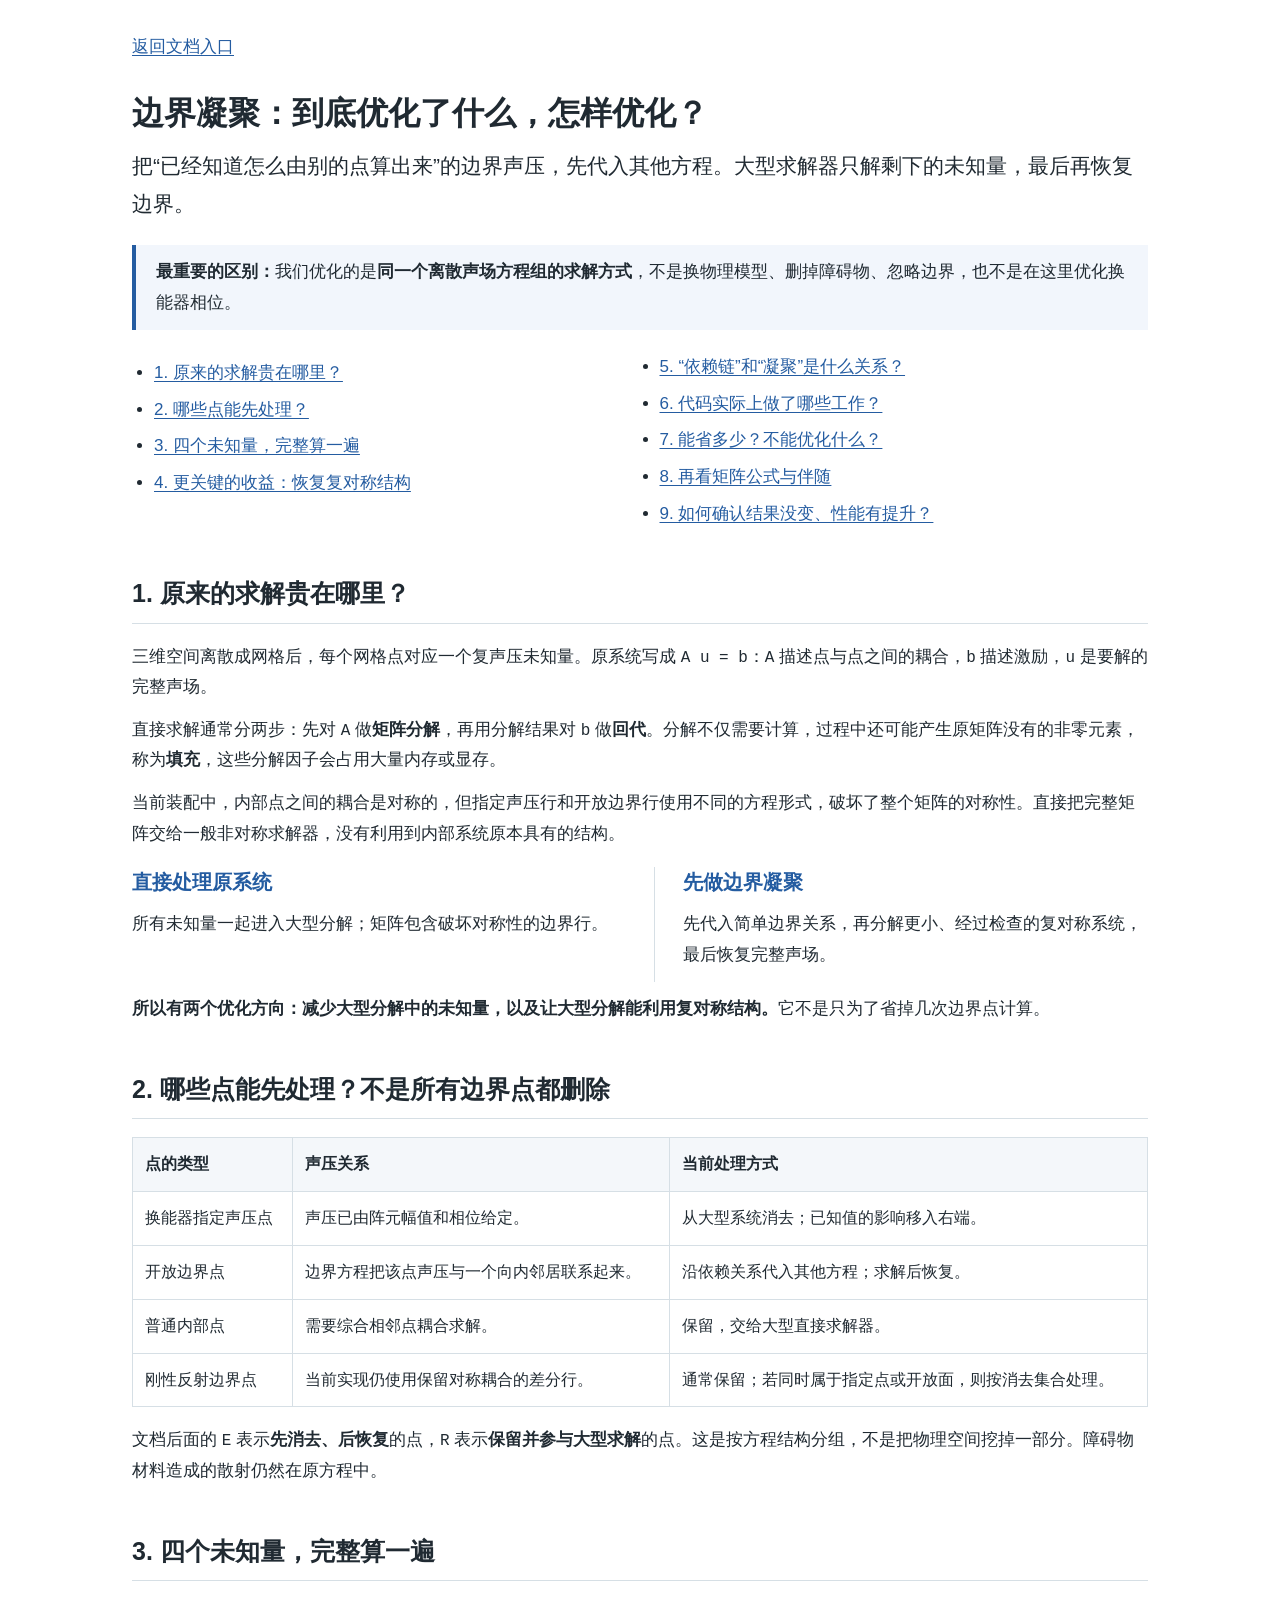
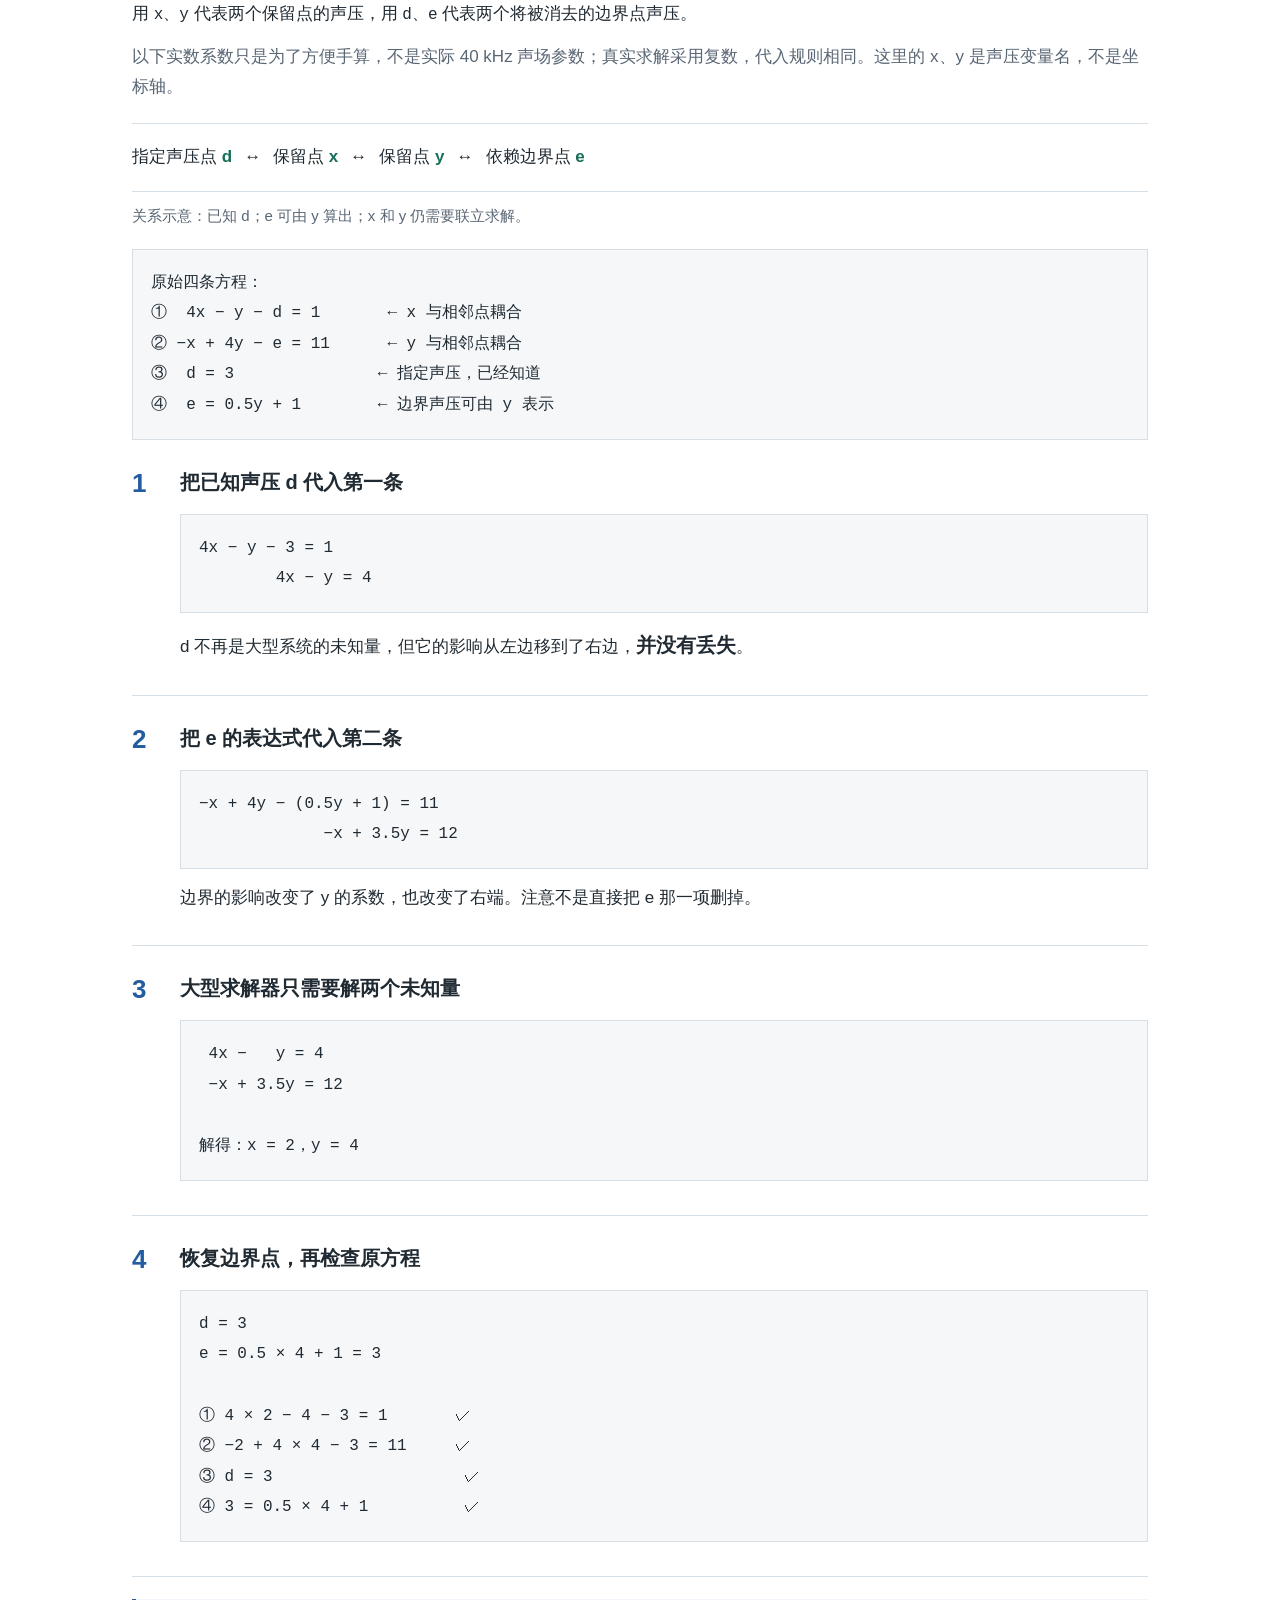
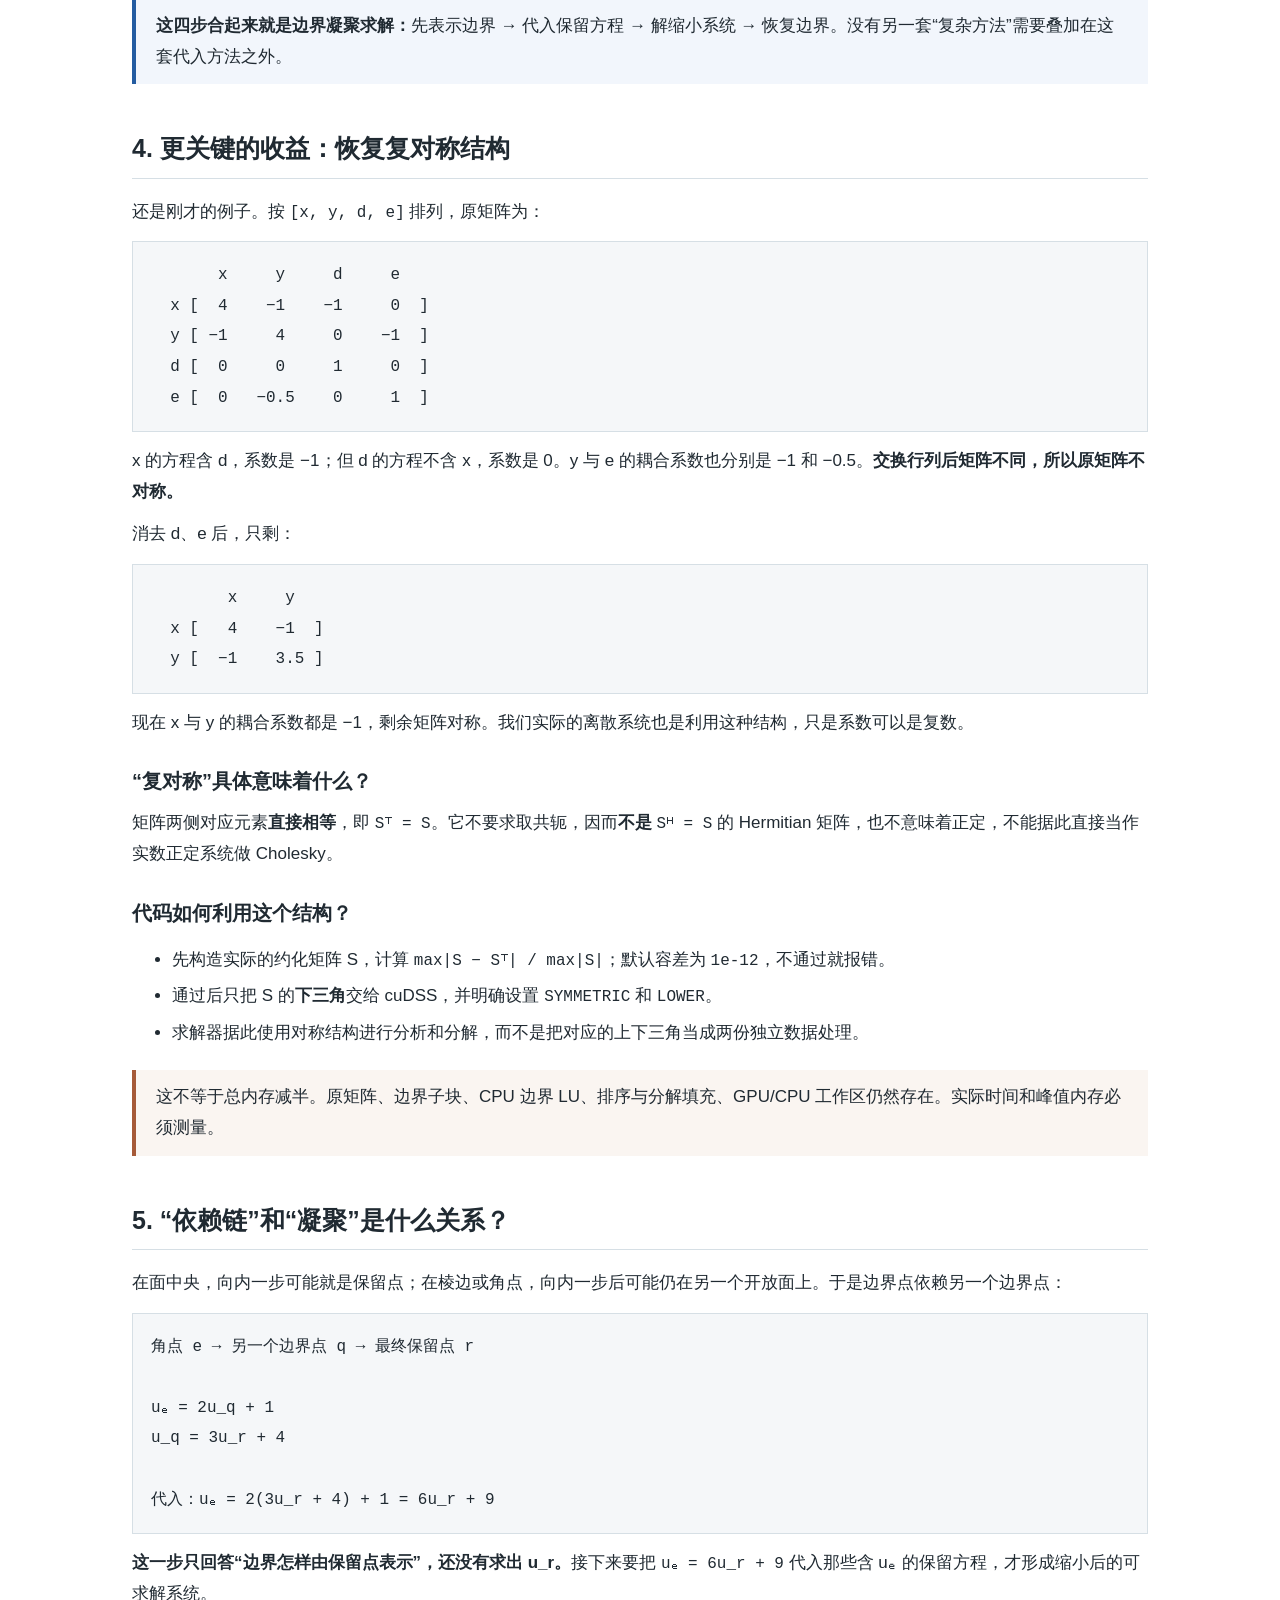
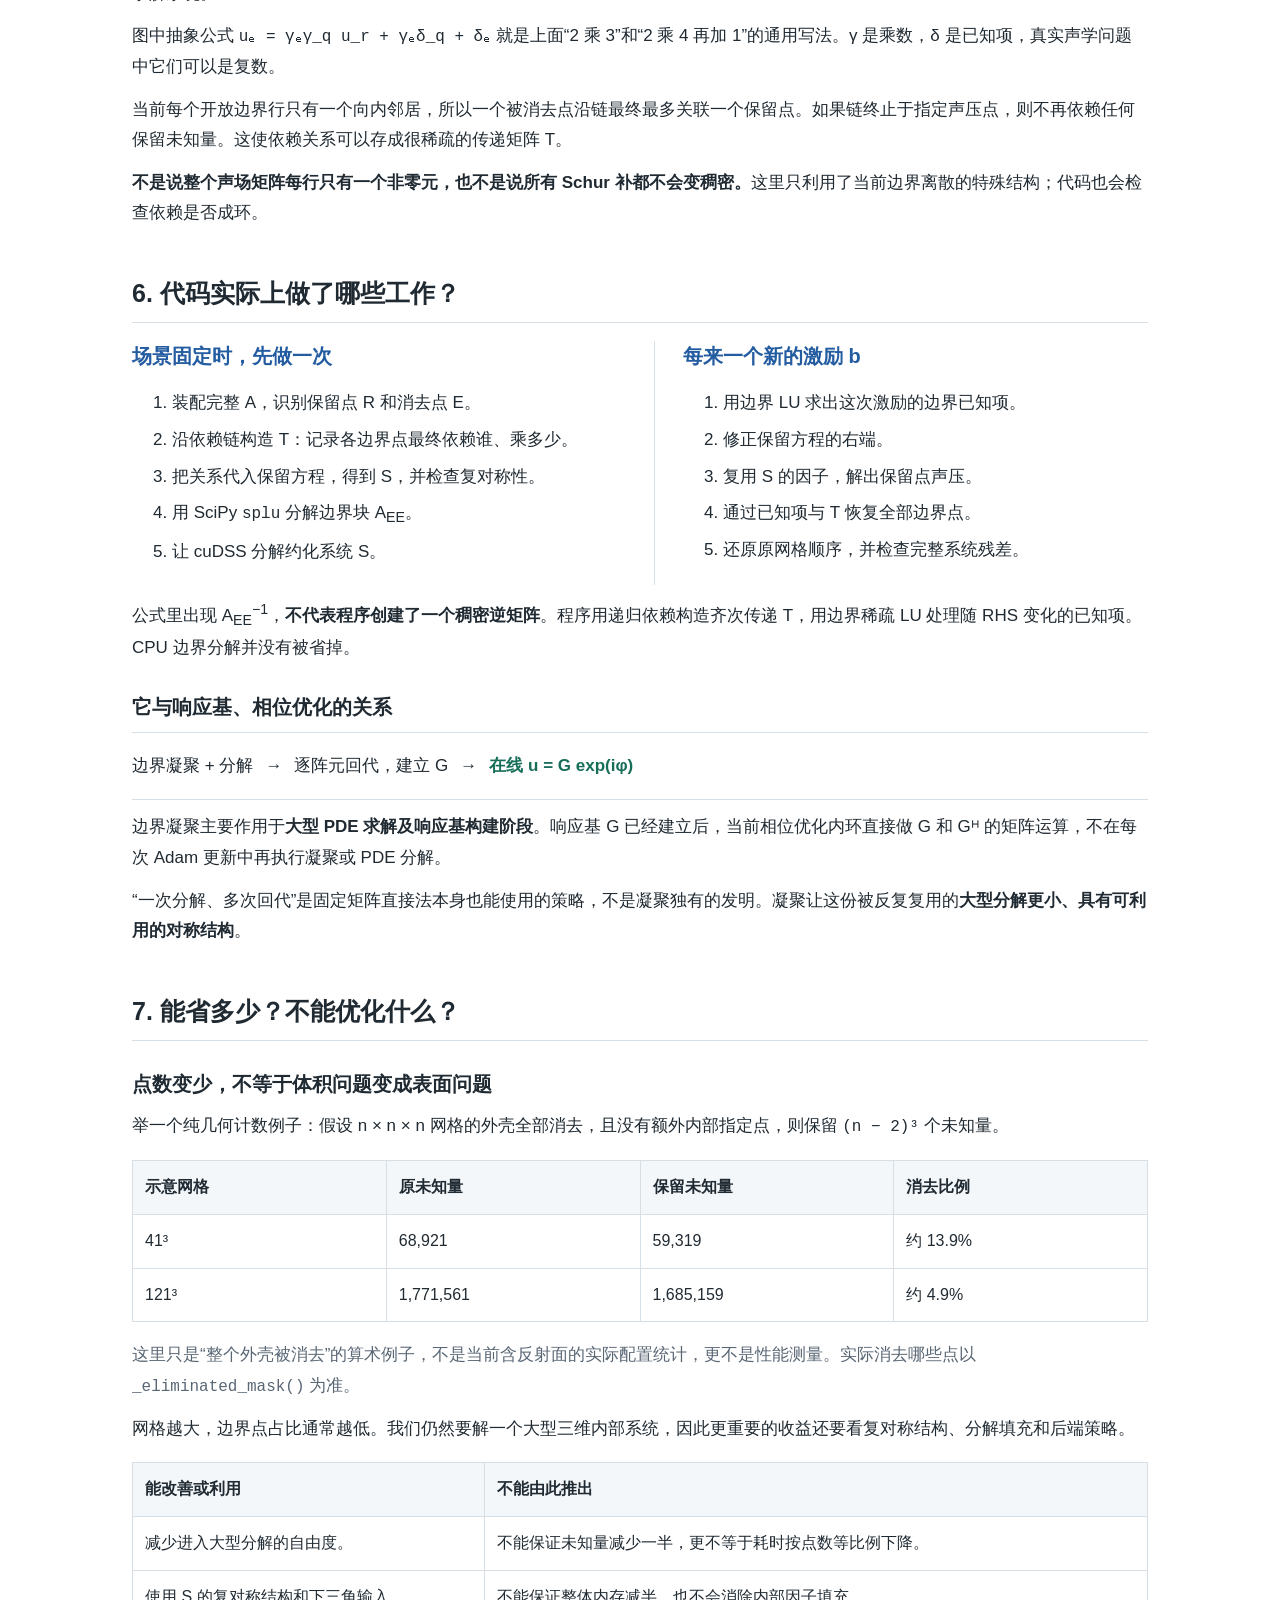
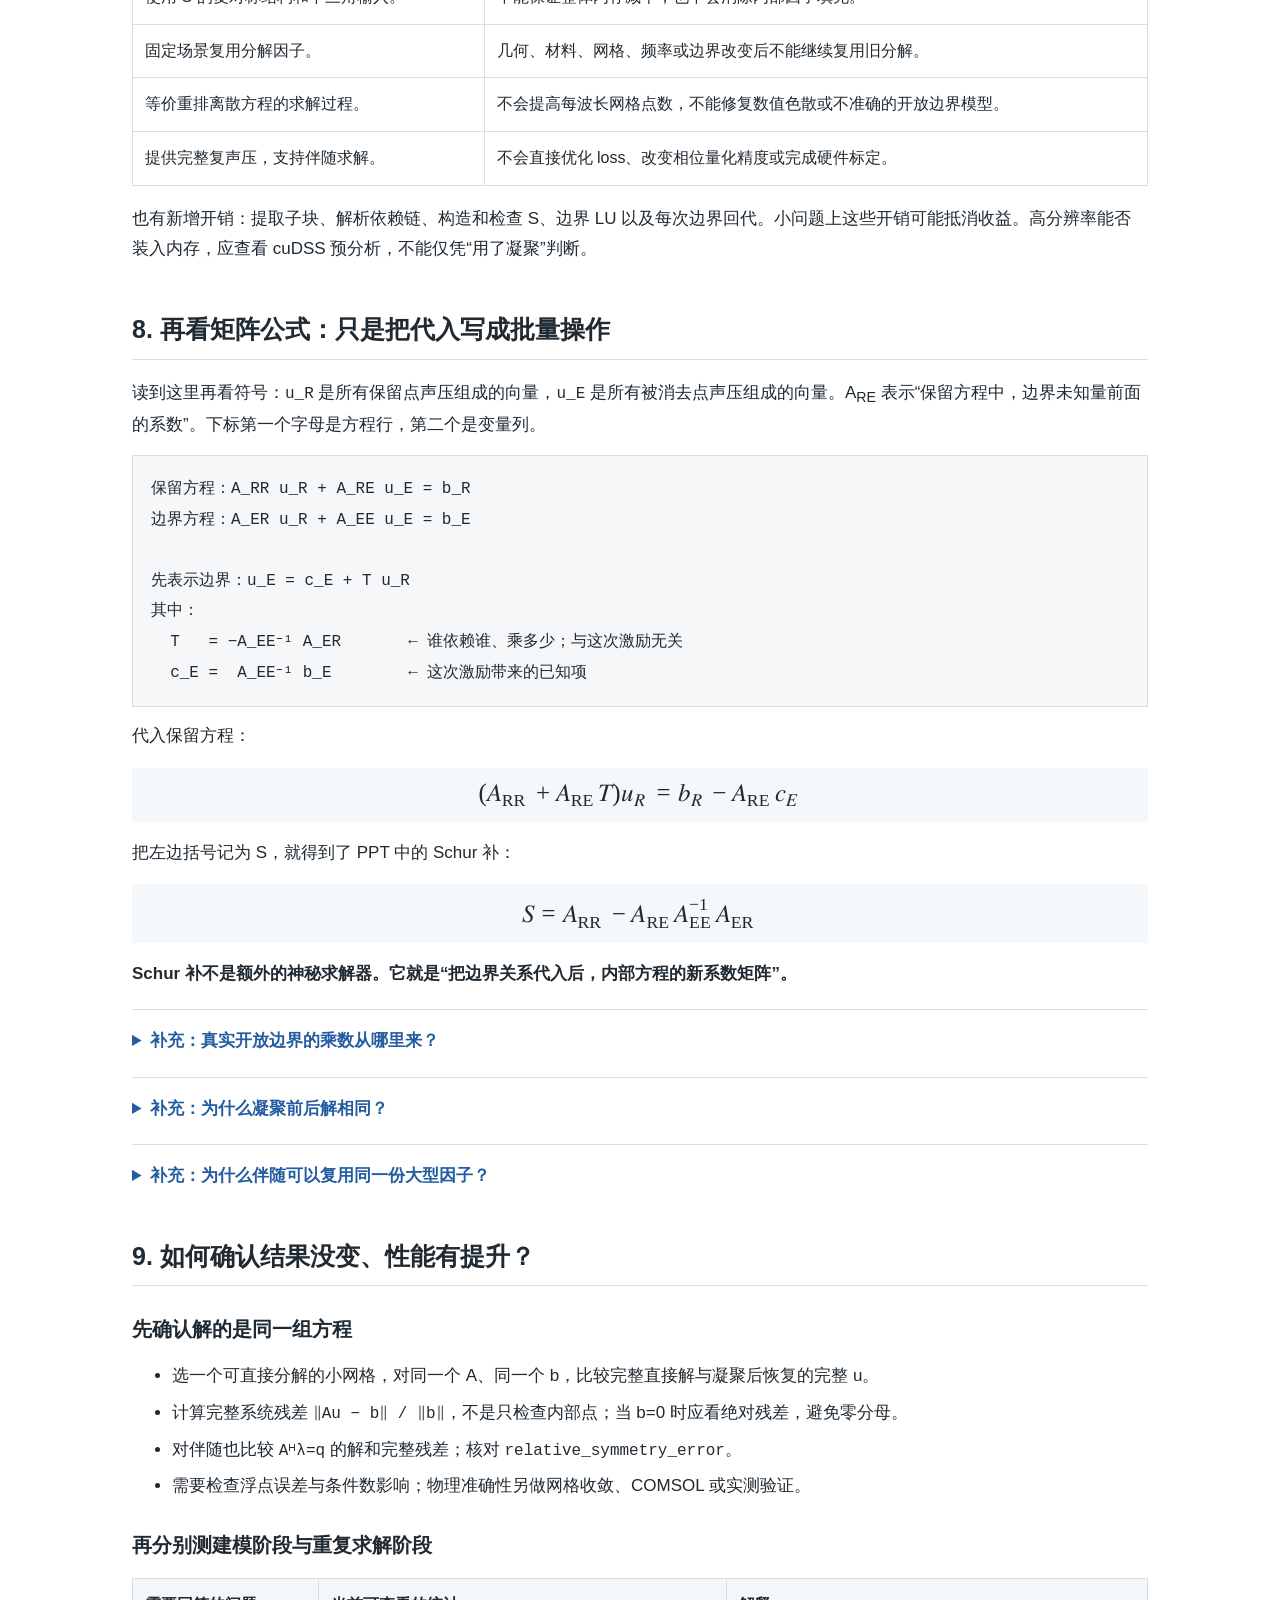
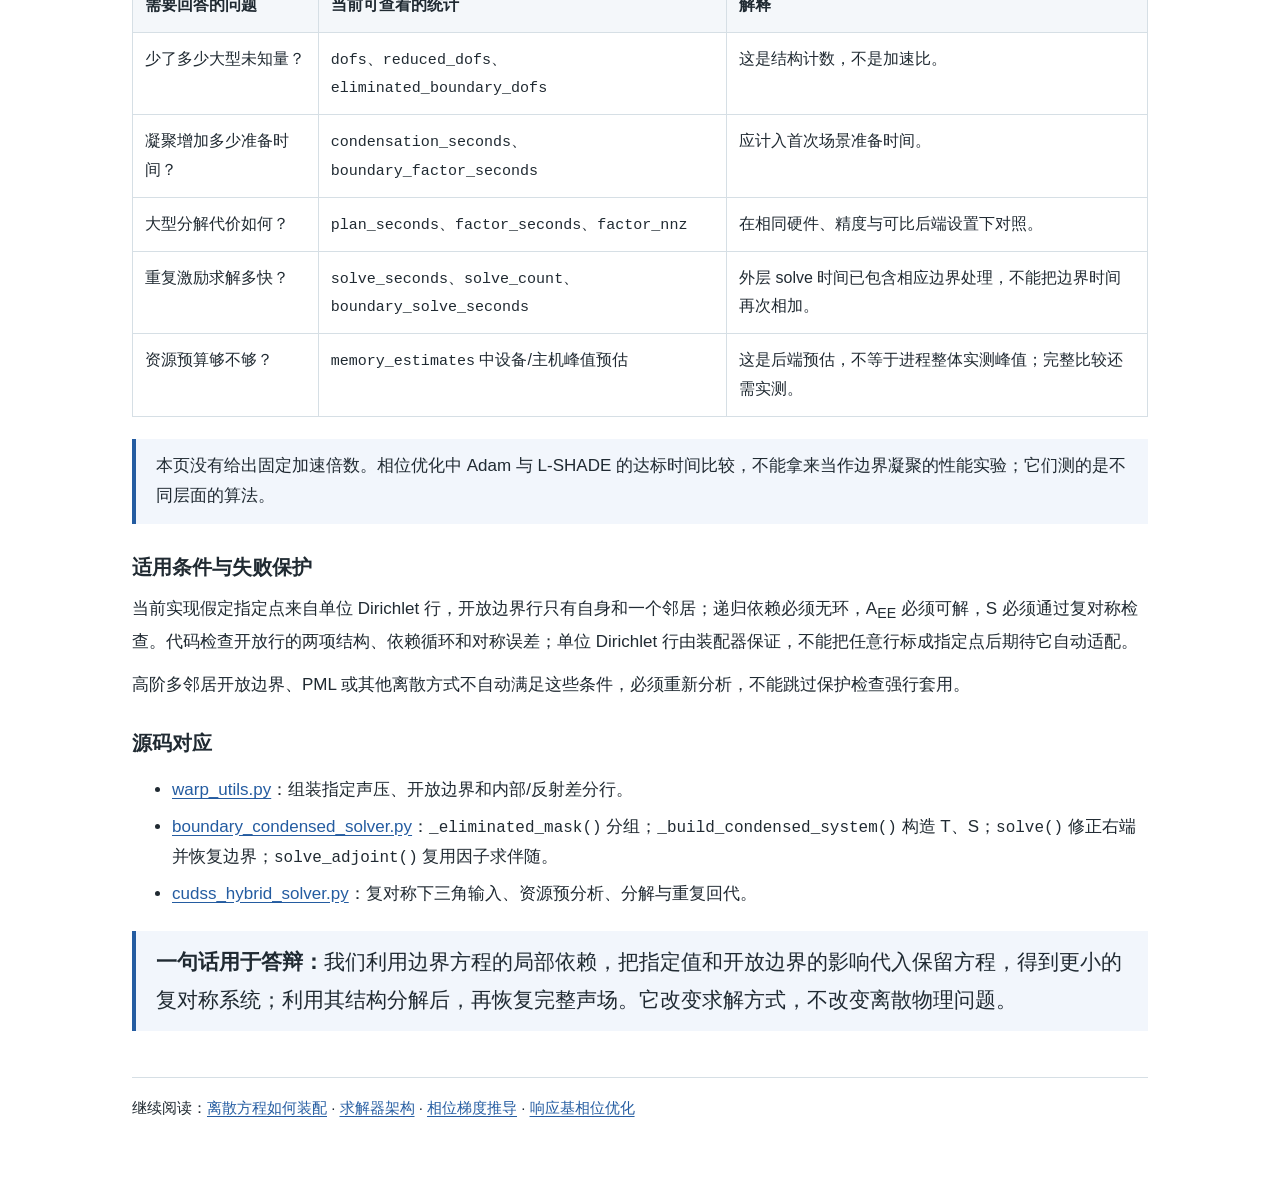
<file: docs/BOUNDARY_CONDENSATION.html>
<!doctype html>
<html lang="zh-CN">
<head>
  <meta charset="utf-8">
  <meta name="viewport" content="width=device-width, initial-scale=1">
  <title>边界凝聚：到底优化了什么，怎样优化？</title>
  <style>
    :root { color-scheme: light; --ink: #202a32; --muted: #596674; --line: #d6dfe5; --blue: #245ca1; --green: #176e59; }
    * { box-sizing: border-box; letter-spacing: 0; }
    body { margin: 0; background: #fff; color: var(--ink); font: 17px/1.8 "Microsoft YaHei", "PingFang SC", "Segoe UI", sans-serif; }
    main { max-width: 1080px; margin: auto; padding: 32px 32px 72px; }
    a { color: var(--blue); text-underline-offset: 3px; overflow-wrap: anywhere; }
    h1 { font-size: 32px; line-height: 1.4; margin: 28px 0 12px; }
    h2 { font-size: 25px; line-height: 1.5; margin: 46px 0 18px; padding-bottom: 10px; border-bottom: 1px solid var(--line); }
    h3 { font-size: 20px; margin: 28px 0 10px; line-height: 1.5; }
    p { margin: 12px 0; }
    .lead { font-size: 21px; }
    .muted, figcaption { color: var(--muted); }
    .note { border-left: 4px solid var(--blue); background: #f2f6fc; padding: 12px 20px; margin: 22px 0; }
    .caution { border-left-color: #a65a38; background: #faf5f1; }
    nav ul { columns: 2; padding-left: 22px; }
    li { margin: 6px 0; }
    code { font: .94em/1.6 Consolas, monospace; overflow-wrap: anywhere; }
    pre { background: #f5f7f9; border: 1px solid var(--line); padding: 18px; overflow-x: auto; margin: 14px 0; }
    pre code { white-space: pre; }
    .columns { display: grid; grid-template-columns: 1fr 1fr; gap: 28px; margin-top: 18px; }
    .columns > article { min-width: 0; }
    .columns h3 { margin-top: 0; color: var(--blue); }
    .columns > article + article { border-left: 1px solid var(--line); padding-left: 28px; }
    .equation { padding: 15px 20px; background: #f5f8fa; margin: 16px 0; overflow-x: auto; }
    .equation math { font: 25px "Cambria Math", math; }
    .table-wrap { overflow-x: auto; margin: 18px 0; }
    table { width: 100%; border-collapse: collapse; font-size: 16px; }
    th, td { border: 1px solid var(--line); text-align: left; padding: 12px; vertical-align: top; min-width: 115px; }
    th { background: #f4f7fa; }
    .steps { counter-reset: steps; list-style: none; padding: 0; }
    .steps > li { padding: 4px 0 20px 48px; position: relative; border-bottom: 1px solid var(--line); margin-top: 20px; }
    .steps > li::before { counter-increment: steps; content: counter(steps); position: absolute; left: 0; top: 0; color: var(--blue); font-size: 26px; font-weight: 600; }
    .steps strong { font-size: 20px; }
    .flow { display: flex; flex-wrap: wrap; gap: 12px; align-items: center; padding: 18px 0; border-block: 1px solid var(--line); }
    .flow strong { color: var(--green); }
    figure { margin: 20px 0; }
    figcaption { font-size: 15px; margin-top: 10px; }
    details { margin: 20px 0; border-top: 1px solid var(--line); padding-top: 16px; }
    summary { font-weight: 600; cursor: pointer; color: var(--blue); }
    summary:focus-visible { outline: 2px solid var(--blue); outline-offset: 5px; }
    footer { border-top: 1px solid var(--line); margin-top: 46px; padding-top: 16px; font-size: 15px; }
    @media (max-width: 640px) {
      main { padding: 22px 18px 50px; }
      h1 { font-size: 27px; } h2 { font-size: 22px; }
      .lead { font-size: 19px; }
      nav ul { columns: 1; }
      .columns { grid-template-columns: 1fr; gap: 16px; }
      .columns > article + article { border-left: 0; padding: 18px 0 0; border-top: 1px solid var(--line); }
      .steps > li { padding-left: 34px; }
    }
    @media print {
      body { font-size: 11pt; }
      main { max-width: none; padding: 0; }
      h2, h3, summary { break-after: avoid; }
      pre, tr { break-inside: avoid; }
    }
  </style>
</head>
<body>
<main id="condensation-doc">
  <a href="main.html">返回文档入口</a>
  <h1>边界凝聚：到底优化了什么，怎样优化？</h1>
  <p class="lead">把“已经知道怎么由别的点算出来”的边界声压，先代入其他方程。大型求解器只解剩下的未知量，最后再恢复边界。</p>
  <p class="note"><strong>最重要的区别：</strong>我们优化的是<strong>同一个离散声场方程组的求解方式</strong>，不是换物理模型、删掉障碍物、忽略边界，也不是在这里优化换能器相位。</p>

  <nav aria-label="阅读目录">
    <ul>
      <li><a href="#cost">1. 原来的求解贵在哪里？</a></li>
      <li><a href="#which">2. 哪些点能先处理？</a></li>
      <li><a href="#example">3. 四个未知量，完整算一遍</a></li>
      <li><a href="#symmetry">4. 更关键的收益：恢复复对称结构</a></li>
      <li><a href="#chain">5. “依赖链”和“凝聚”是什么关系？</a></li>
      <li><a href="#workflow">6. 代码实际上做了哪些工作？</a></li>
      <li><a href="#limits">7. 能省多少？不能优化什么？</a></li>
      <li><a href="#math">8. 再看矩阵公式与伴随</a></li>
      <li><a href="#verification">9. 如何确认结果没变、性能有提升？</a></li>
    </ul>
  </nav>

  <section id="cost">
    <h2>1. 原来的求解贵在哪里？</h2>
    <p>三维空间离散成网格后，每个网格点对应一个复声压未知量。原系统写成 <code>A u = b</code>：<code>A</code> 描述点与点之间的耦合，<code>b</code> 描述激励，<code>u</code> 是要解的完整声场。</p>
    <p>直接求解通常分两步：先对 <code>A</code> 做<strong>矩阵分解</strong>，再用分解结果对 <code>b</code> 做<strong>回代</strong>。分解不仅需要计算，过程中还可能产生原矩阵没有的非零元素，称为<strong>填充</strong>，这些分解因子会占用大量内存或显存。</p>
    <p>当前装配中，内部点之间的耦合是对称的，但指定声压行和开放边界行使用不同的方程形式，破坏了整个矩阵的对称性。直接把完整矩阵交给一般非对称求解器，没有利用到内部系统原本具有的结构。</p>
    <div class="columns">
      <article><h3>直接处理原系统</h3><p>所有未知量一起进入大型分解；矩阵包含破坏对称性的边界行。</p></article>
      <article><h3>先做边界凝聚</h3><p>先代入简单边界关系，再分解更小、经过检查的复对称系统，最后恢复完整声场。</p></article>
    </div>
    <p><strong>所以有两个优化方向：减少大型分解中的未知量，以及让大型分解能利用复对称结构。</strong>它不是只为了省掉几次边界点计算。</p>
  </section>

  <section id="which">
    <h2>2. 哪些点能先处理？不是所有边界点都删除</h2>
    <div class="table-wrap"><table>
      <thead><tr><th>点的类型</th><th>声压关系</th><th>当前处理方式</th></tr></thead>
      <tbody>
        <tr><td>换能器指定声压点</td><td>声压已由阵元幅值和相位给定。</td><td>从大型系统消去；已知值的影响移入右端。</td></tr>
        <tr><td>开放边界点</td><td>边界方程把该点声压与一个向内邻居联系起来。</td><td>沿依赖关系代入其他方程；求解后恢复。</td></tr>
        <tr><td>普通内部点</td><td>需要综合相邻点耦合求解。</td><td>保留，交给大型直接求解器。</td></tr>
        <tr><td>刚性反射边界点</td><td>当前实现仍使用保留对称耦合的差分行。</td><td>通常保留；若同时属于指定点或开放面，则按消去集合处理。</td></tr>
      </tbody>
    </table></div>
    <p>文档后面的 <code>E</code> 表示<strong>先消去、后恢复</strong>的点，<code>R</code> 表示<strong>保留并参与大型求解</strong>的点。这是按方程结构分组，不是把物理空间挖掉一部分。障碍物材料造成的散射仍然在原方程中。</p>
  </section>

  <section id="example">
    <h2>3. 四个未知量，完整算一遍</h2>
    <p>用 <code>x、y</code> 代表两个保留点的声压，用 <code>d、e</code> 代表两个将被消去的边界点声压。</p>
    <p class="muted">以下实数系数只是为了方便手算，不是实际 40 kHz 声场参数；真实求解采用复数，代入规则相同。这里的 x、y 是声压变量名，不是坐标轴。</p>
    <figure>
      <div class="flow"><span>指定声压点 <strong>d</strong></span><span aria-hidden="true">↔</span><span>保留点 <strong>x</strong></span><span aria-hidden="true">↔</span><span>保留点 <strong>y</strong></span><span aria-hidden="true">↔</span><span>依赖边界点 <strong>e</strong></span></div>
      <figcaption>关系示意：已知 d；e 可由 y 算出；x 和 y 仍需要联立求解。</figcaption>
    </figure>
    <pre id="toy-original"><code>原始四条方程：
①  4x − y − d = 1       ← x 与相邻点耦合
② −x + 4y − e = 11      ← y 与相邻点耦合
③  d = 3               ← 指定声压，已经知道
④  e = 0.5y + 1        ← 边界声压可由 y 表示</code></pre>
    <ol class="steps">
      <li><strong>把已知声压 d 代入第一条</strong><pre><code>4x − y − 3 = 1
        4x − y = 4</code></pre><p>d 不再是大型系统的未知量，但它的影响从左边移到了右边，<strong>并没有丢失</strong>。</p></li>
      <li><strong>把 e 的表达式代入第二条</strong><pre><code>−x + 4y − (0.5y + 1) = 11
             −x + 3.5y = 12</code></pre><p>边界的影响改变了 y 的系数，也改变了右端。注意不是直接把 e 那一项删掉。</p></li>
      <li><strong>大型求解器只需要解两个未知量</strong><pre id="toy-reduced"><code> 4x −   y = 4
 −x + 3.5y = 12

解得：x = 2，y = 4</code></pre></li>
      <li><strong>恢复边界点，再检查原方程</strong><pre id="toy-recovered"><code>d = 3
e = 0.5 × 4 + 1 = 3

① 4 × 2 − 4 − 3 = 1       ✓
② −2 + 4 × 4 − 3 = 11     ✓
③ d = 3                    ✓
④ 3 = 0.5 × 4 + 1          ✓</code></pre></li>
    </ol>
    <p class="note"><strong>这四步合起来就是边界凝聚求解：</strong>先表示边界 → 代入保留方程 → 解缩小系统 → 恢复边界。没有另一套“复杂方法”需要叠加在这套代入方法之外。</p>
  </section>

  <section id="symmetry">
    <h2>4. 更关键的收益：恢复复对称结构</h2>
    <p>还是刚才的例子。按 <code>[x, y, d, e]</code> 排列，原矩阵为：</p>
    <pre id="toy-matrix"><code>       x     y     d     e
  x [  4    −1    −1     0  ]
  y [ −1     4     0    −1  ]
  d [  0     0     1     0  ]
  e [  0   −0.5    0     1  ]</code></pre>
    <p>x 的方程含 d，系数是 −1；但 d 的方程不含 x，系数是 0。y 与 e 的耦合系数也分别是 −1 和 −0.5。<strong>交换行列后矩阵不同，所以原矩阵不对称。</strong></p>
    <p>消去 d、e 后，只剩：</p>
    <pre><code>        x     y
  x [   4    −1  ]
  y [  −1    3.5 ]</code></pre>
    <p>现在 x 与 y 的耦合系数都是 −1，剩余矩阵对称。我们实际的离散系统也是利用这种结构，只是系数可以是复数。</p>
    <h3>“复对称”具体意味着什么？</h3>
    <p>矩阵两侧对应元素<strong>直接相等</strong>，即 <code>Sᵀ = S</code>。它不要求取共轭，因而<strong>不是</strong> <code>Sᴴ = S</code> 的 Hermitian 矩阵，也不意味着正定，不能据此直接当作实数正定系统做 Cholesky。</p>
    <h3>代码如何利用这个结构？</h3>
    <ul>
      <li>先构造实际的约化矩阵 S，计算 <code>max|S − Sᵀ| / max|S|</code>；默认容差为 <code>1e-12</code>，不通过就报错。</li>
      <li>通过后只把 S 的<strong>下三角</strong>交给 cuDSS，并明确设置 <code>SYMMETRIC</code> 和 <code>LOWER</code>。</li>
      <li>求解器据此使用对称结构进行分析和分解，而不是把对应的上下三角当成两份独立数据处理。</li>
    </ul>
    <p class="caution note">这不等于总内存减半。原矩阵、边界子块、CPU 边界 LU、排序与分解填充、GPU/CPU 工作区仍然存在。实际时间和峰值内存必须测量。</p>
  </section>

  <section id="chain">
    <h2>5. “依赖链”和“凝聚”是什么关系？</h2>
    <p>在面中央，向内一步可能就是保留点；在棱边或角点，向内一步后可能仍在另一个开放面上。于是边界点依赖另一个边界点：</p>
    <pre><code>角点 e → 另一个边界点 q → 最终保留点 r

uₑ = 2u_q + 1
u_q = 3u_r + 4

代入：uₑ = 2(3u_r + 4) + 1 = 6u_r + 9</code></pre>
    <p><strong>这一步只回答“边界怎样由保留点表示”，还没有求出 u_r。</strong>接下来要把 <code>uₑ = 6u_r + 9</code> 代入那些含 uₑ 的保留方程，才形成缩小后的可求解系统。</p>
    <p>图中抽象公式 <code>uₑ = γₑγ_q u_r + γₑδ_q + δₑ</code> 就是上面“2 乘 3”和“2 乘 4 再加 1”的通用写法。γ 是乘数，δ 是已知项，真实声学问题中它们可以是复数。</p>
    <p>当前每个开放边界行只有一个向内邻居，所以一个被消去点沿链最终最多关联一个保留点。如果链终止于指定声压点，则不再依赖任何保留未知量。这使依赖关系可以存成很稀疏的传递矩阵 T。</p>
    <p><strong>不是说整个声场矩阵每行只有一个非零元，也不是说所有 Schur 补都不会变稠密。</strong>这里只利用了当前边界离散的特殊结构；代码也会检查依赖是否成环。</p>
  </section>

  <section id="workflow">
    <h2>6. 代码实际上做了哪些工作？</h2>
    <div class="columns">
      <article>
        <h3>场景固定时，先做一次</h3>
        <ol>
          <li>装配完整 A，识别保留点 R 和消去点 E。</li>
          <li>沿依赖链构造 T：记录各边界点最终依赖谁、乘多少。</li>
          <li>把关系代入保留方程，得到 S，并检查复对称性。</li>
          <li>用 SciPy <code>splu</code> 分解边界块 A<sub>EE</sub>。</li>
          <li>让 cuDSS 分解约化系统 S。</li>
        </ol>
      </article>
      <article>
        <h3>每来一个新的激励 b</h3>
        <ol>
          <li>用边界 LU 求出这次激励的边界已知项。</li>
          <li>修正保留方程的右端。</li>
          <li>复用 S 的因子，解出保留点声压。</li>
          <li>通过已知项与 T 恢复全部边界点。</li>
          <li>还原原网格顺序，并检查完整系统残差。</li>
        </ol>
      </article>
    </div>
    <p>公式里出现 A<sub>EE</sub><sup>−1</sup>，<strong>不代表程序创建了一个稠密逆矩阵</strong>。程序用递归依赖构造齐次传递 T，用边界稀疏 LU 处理随 RHS 变化的已知项。CPU 边界分解并没有被省掉。</p>
    <h3>它与响应基、相位优化的关系</h3>
    <div class="flow"><span>边界凝聚 + 分解</span><span aria-hidden="true">→</span><span>逐阵元回代，建立 G</span><span aria-hidden="true">→</span><strong>在线 u = G exp(iφ)</strong></div>
    <p>边界凝聚主要作用于<strong>大型 PDE 求解及响应基构建阶段</strong>。响应基 G 已经建立后，当前相位优化内环直接做 G 和 Gᴴ 的矩阵运算，不在每次 Adam 更新中再执行凝聚或 PDE 分解。</p>
    <p>“一次分解、多次回代”是固定矩阵直接法本身也能使用的策略，不是凝聚独有的发明。凝聚让这份被反复复用的<strong>大型分解更小、具有可利用的对称结构</strong>。</p>
  </section>

  <section id="limits">
    <h2>7. 能省多少？不能优化什么？</h2>
    <h3>点数变少，不等于体积问题变成表面问题</h3>
    <p>举一个纯几何计数例子：假设 n × n × n 网格的外壳全部消去，且没有额外内部指定点，则保留 <code>(n − 2)³</code> 个未知量。</p>
    <div class="table-wrap"><table>
      <thead><tr><th>示意网格</th><th>原未知量</th><th>保留未知量</th><th>消去比例</th></tr></thead>
      <tbody>
        <tr><td>41³</td><td>68,921</td><td>59,319</td><td>约 13.9%</td></tr>
        <tr><td>121³</td><td>1,771,561</td><td>1,685,159</td><td>约 4.9%</td></tr>
      </tbody>
    </table></div>
    <p class="muted">这里只是“整个外壳被消去”的算术例子，不是当前含反射面的实际配置统计，更不是性能测量。实际消去哪些点以 <code>_eliminated_mask()</code> 为准。</p>
    <p>网格越大，边界点占比通常越低。我们仍然要解一个大型三维内部系统，因此更重要的收益还要看复对称结构、分解填充和后端策略。</p>
    <div class="table-wrap"><table>
      <thead><tr><th>能改善或利用</th><th>不能由此推出</th></tr></thead>
      <tbody>
        <tr><td>减少进入大型分解的自由度。</td><td>不能保证未知量减少一半，更不等于耗时按点数等比例下降。</td></tr>
        <tr><td>使用 S 的复对称结构和下三角输入。</td><td>不能保证整体内存减半，也不会消除内部因子填充。</td></tr>
        <tr><td>固定场景复用分解因子。</td><td>几何、材料、网格、频率或边界改变后不能继续复用旧分解。</td></tr>
        <tr><td>等价重排离散方程的求解过程。</td><td>不会提高每波长网格点数，不能修复数值色散或不准确的开放边界模型。</td></tr>
        <tr><td>提供完整复声压，支持伴随求解。</td><td>不会直接优化 loss、改变相位量化精度或完成硬件标定。</td></tr>
      </tbody>
    </table></div>
    <p>也有新增开销：提取子块、解析依赖链、构造和检查 S、边界 LU 以及每次边界回代。小问题上这些开销可能抵消收益。高分辨率能否装入内存，应查看 cuDSS 预分析，不能仅凭“用了凝聚”判断。</p>
  </section>

  <section id="math">
    <h2>8. 再看矩阵公式：只是把代入写成批量操作</h2>
    <p>读到这里再看符号：<code>u_R</code> 是所有保留点声压组成的向量，<code>u_E</code> 是所有被消去点声压组成的向量。A<sub>RE</sub> 表示“保留方程中，边界未知量前面的系数”。下标第一个字母是方程行，第二个是变量列。</p>
    <pre><code>保留方程：A_RR u_R + A_RE u_E = b_R
边界方程：A_ER u_R + A_EE u_E = b_E

先表示边界：u_E = c_E + T u_R
其中：
  T   = −A_EE⁻¹ A_ER       ← 谁依赖谁、乘多少；与这次激励无关
  c_E =  A_EE⁻¹ b_E        ← 这次激励带来的已知项</code></pre>
    <p>代入保留方程：</p>
    <div class="equation"><math display="block"><mrow><mo>(</mo><msub><mi>A</mi><mi>RR</mi></msub><mo>+</mo><msub><mi>A</mi><mi>RE</mi></msub><mi>T</mi><mo>)</mo><msub><mi>u</mi><mi>R</mi></msub><mo>=</mo><msub><mi>b</mi><mi>R</mi></msub><mo>−</mo><msub><mi>A</mi><mi>RE</mi></msub><msub><mi>c</mi><mi>E</mi></msub></mrow></math></div>
    <p>把左边括号记为 S，就得到了 PPT 中的 Schur 补：</p>
    <div class="equation"><math display="block"><mrow><mi>S</mi><mo>=</mo><msub><mi>A</mi><mi>RR</mi></msub><mo>−</mo><msub><mi>A</mi><mi>RE</mi></msub><msubsup><mi>A</mi><mi>EE</mi><mrow><mo>−</mo><mn>1</mn></mrow></msubsup><msub><mi>A</mi><mi>ER</mi></msub></mrow></math></div>
    <p><strong>Schur 补不是额外的神秘求解器。它就是“把边界关系代入后，内部方程的新系数矩阵”。</strong></p>

    <details id="actual-boundary">
      <summary>补充：真实开放边界的乘数从哪里来？</summary>
      <p>当前一阶 Sommerfeld 离散为：</p>
      <pre><code>(1/h − i k₀) u_e − (1/h) u_q = b_e

整理：
u_e = [1 / (1 − i k₀h)] u_q + b_e / (1/h − i k₀)</code></pre>
      <p>h 是网格间距，k₀ 是背景波数，i 是虚数单位，q 是当前选中的向内邻居。通常前向开放边界右端 b<sub>e</sub> 为零，但通用 RHS 和伴随求解需要保留已知项处理。代码直接从已装配矩阵读取系数，并非另行猜测边界乘数。</p>
      <p>指定声压行则是 <code>u_e = P₀ exp(iφ)</code>。它只影响右端，不增加对保留未知量的依赖。</p>
    </details>

    <details id="equivalence">
      <summary>补充：为什么凝聚前后解相同？</summary>
      <p>若 A<sub>EE</sub> 可逆，边界方程与 <code>u_E = c_E + Tu_R</code> 完全等价。把它代入保留方程，没有删掉任何约束。反过来，解出约化系统并恢复 u<sub>E</sub> 后，两组原方程都满足。</p>
      <p>前面的四元例子已经逐条验证了这一点。严格等价指的是<strong>代数上的离散方程</strong>；浮点计算仍有舍入误差，实际还需看完整系统残差。小残差也不能证明连续 PDE 已充分网格收敛，病态系统还需关注误差放大。</p>
    </details>

    <details id="adjoint">
      <summary>补充：为什么伴随可以复用同一份大型因子？</summary>
      <p>伴随方程是 <code>Aᴴλ = q</code>。按相同分块消元，得到：</p>
      <pre><code>d_E = A_EE⁻ᴴ q_E
r_R = q_R − A_ERᴴ d_E
Sᴴ λ_R = r_R</code></pre>
      <p>S 复对称，即 <code>Sᵀ=S</code>，所以 <code>Sᴴ=conj(S)</code>。因此：</p>
      <pre><code>λ_R = conj(solve(S, conj(r_R)))
λ_E = solve(A_EEᴴ, q_E − A_REᴴ λ_R)</code></pre>
      <p>对右端取共轭，用已有 S 因子求解，再对结果取共轭，就不必为 Sᴴ 额外保存大型因子。边界部分复用 SciPy LU 的 <code>trans="H"</code> 回代。当前响应基优化内环直接使用 Gᴴ，这个伴随接口并不意味着每步 Adam 都重新求 Aᴴλ=q。</p>
    </details>
  </section>

  <section id="verification">
    <h2>9. 如何确认结果没变、性能有提升？</h2>
    <h3>先确认解的是同一组方程</h3>
    <ul>
      <li>选一个可直接分解的小网格，对同一个 A、同一个 b，比较完整直接解与凝聚后恢复的完整 u。</li>
      <li>计算完整系统残差 <code>‖Au − b‖ / ‖b‖</code>，不是只检查内部点；当 b=0 时应看绝对残差，避免零分母。</li>
      <li>对伴随也比较 <code>Aᴴλ=q</code> 的解和完整残差；核对 <code>relative_symmetry_error</code>。</li>
      <li>需要检查浮点误差与条件数影响；物理准确性另做网格收敛、COMSOL 或实测验证。</li>
    </ul>
    <h3>再分别测建模阶段与重复求解阶段</h3>
    <div class="table-wrap"><table>
      <thead><tr><th>需要回答的问题</th><th>当前可查看的统计</th><th>解释</th></tr></thead>
      <tbody>
        <tr><td>少了多少大型未知量？</td><td><code>dofs</code>、<code>reduced_dofs</code>、<code>eliminated_boundary_dofs</code></td><td>这是结构计数，不是加速比。</td></tr>
        <tr><td>凝聚增加多少准备时间？</td><td><code>condensation_seconds</code>、<code>boundary_factor_seconds</code></td><td>应计入首次场景准备时间。</td></tr>
        <tr><td>大型分解代价如何？</td><td><code>plan_seconds</code>、<code>factor_seconds</code>、<code>factor_nnz</code></td><td>在相同硬件、精度与可比后端设置下对照。</td></tr>
        <tr><td>重复激励求解多快？</td><td><code>solve_seconds</code>、<code>solve_count</code>、<code>boundary_solve_seconds</code></td><td>外层 solve 时间已包含相应边界处理，不能把边界时间再次相加。</td></tr>
        <tr><td>资源预算够不够？</td><td><code>memory_estimates</code> 中设备/主机峰值预估</td><td>这是后端预估，不等于进程整体实测峰值；完整比较还需实测。</td></tr>
      </tbody>
    </table></div>
    <p class="note">本页没有给出固定加速倍数。相位优化中 Adam 与 L-SHADE 的达标时间比较，不能拿来当作边界凝聚的性能实验；它们测的是不同层面的算法。</p>

    <h3>适用条件与失败保护</h3>
    <p>当前实现假定指定点来自单位 Dirichlet 行，开放边界行只有自身和一个邻居；递归依赖必须无环，A<sub>EE</sub> 必须可解，S 必须通过复对称检查。代码检查开放行的两项结构、依赖循环和对称误差；单位 Dirichlet 行由装配器保证，不能把任意行标成指定点后期待它自动适配。</p>
    <p>高阶多邻居开放边界、PML 或其他离散方式不自动满足这些条件，必须重新分析，不能跳过保护检查强行套用。</p>
    <h3>源码对应</h3>
    <ul>
      <li><a href="../src/algorithm/physics/warp_utils.py">warp_utils.py</a>：组装指定声压、开放边界和内部/反射差分行。</li>
      <li><a href="../src/algorithm/solvers/boundary_condensed_solver.py">boundary_condensed_solver.py</a>：<code>_eliminated_mask()</code> 分组；<code>_build_condensed_system()</code> 构造 T、S；<code>solve()</code> 修正右端并恢复边界；<code>solve_adjoint()</code> 复用因子求伴随。</li>
      <li><a href="../src/algorithm/solvers/cudss_hybrid_solver.py">cudss_hybrid_solver.py</a>：复对称下三角输入、资源预分析、分解与重复回代。</li>
    </ul>
  </section>

  <p class="lead note"><strong>一句话用于答辩：</strong>我们利用边界方程的局部依赖，把指定值和开放边界的影响代入保留方程，得到更小的复对称系统；利用其结构分解后，再恢复完整声场。它改变求解方式，不改变离散物理问题。</p>
  <footer>
    继续阅读：<a href="HELMHOLTZ_DISCRETIZATION.html">离散方程如何装配</a> ·
    <a href="SOLVER_ARCHITECTURE.html">求解器架构</a> ·
    <a href="GRADIENT_DERIVATION.html">相位梯度推导</a> ·
    <a href="PHASE_ONLY_TRAINING.html">响应基相位优化</a>
  </footer>
</main>
</body>
</html>
</file>
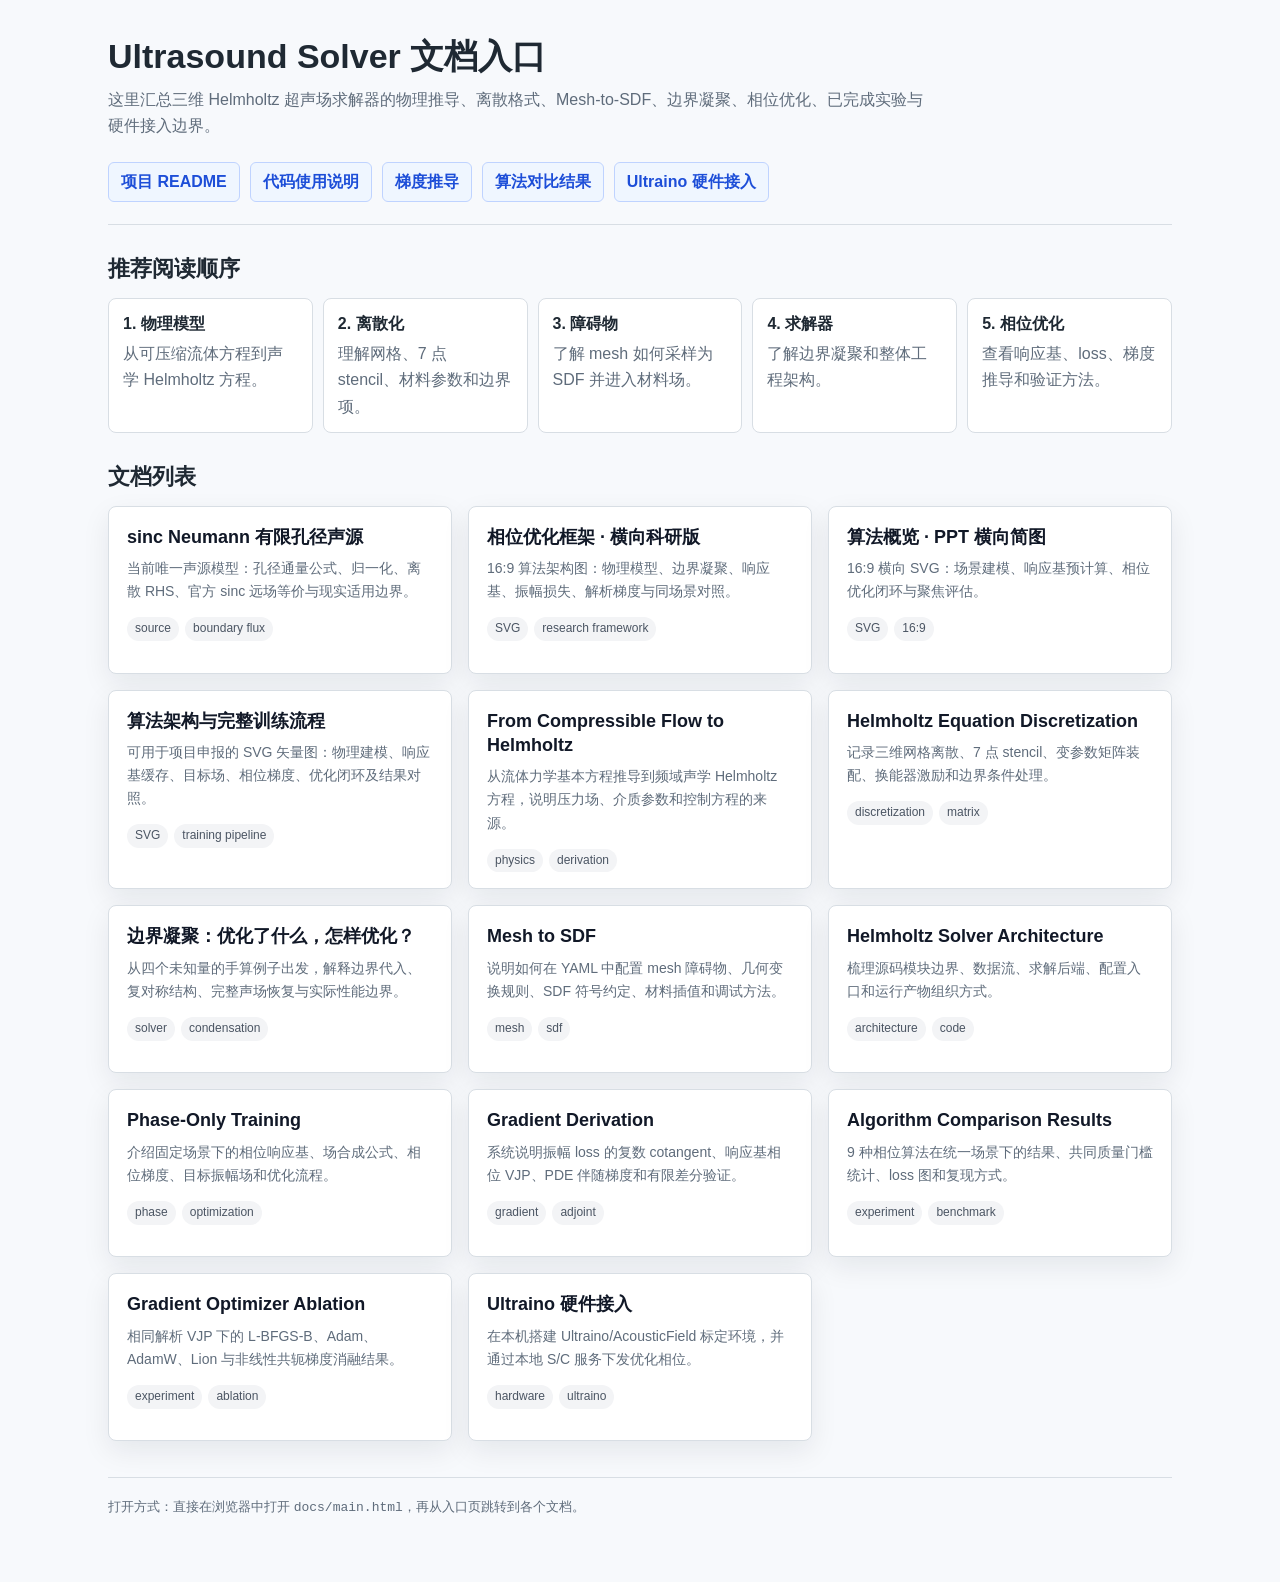
<file: docs/main.html>
<!DOCTYPE html>
<html lang="zh-CN">
<head>
  <meta charset="UTF-8">
  <meta name="viewport" content="width=device-width, initial-scale=1.0">
  <title>Ultrasound Solver Docs</title>
  <style>
    :root {
      color-scheme: light;
      --bg: #f7f9fc;
      --panel: #ffffff;
      --text: #1f2933;
      --muted: #5f6c7b;
      --line: #d8dee4;
      --accent: #1d4ed8;
      --accent-soft: #eff6ff;
      --shadow: 0 10px 28px rgba(15, 23, 42, 0.08);
    }

    * {
      box-sizing: border-box;
    }

    body {
      margin: 0;
      background: var(--bg);
      color: var(--text);
      font-family: -apple-system, BlinkMacSystemFont, "Segoe UI", sans-serif;
      line-height: 1.65;
    }

    .page {
      max-width: 1120px;
      margin: 0 auto;
      padding: 36px 28px 64px;
    }

    header {
      margin-bottom: 28px;
      padding-bottom: 22px;
      border-bottom: 1px solid var(--line);
    }

    h1 {
      margin: 0 0 10px;
      font-size: 34px;
      line-height: 1.2;
      letter-spacing: 0;
    }

    .subtitle {
      max-width: 820px;
      margin: 0;
      color: var(--muted);
      font-size: 16px;
    }

    .quick-links {
      display: flex;
      flex-wrap: wrap;
      gap: 10px;
      margin-top: 22px;
    }

    .quick-links a {
      display: inline-flex;
      align-items: center;
      min-height: 36px;
      padding: 6px 12px;
      border: 1px solid #bfd3ff;
      border-radius: 6px;
      background: var(--accent-soft);
      color: var(--accent);
      font-weight: 600;
      text-decoration: none;
    }

    section {
      margin-top: 30px;
    }

    h2 {
      margin: 0 0 14px;
      font-size: 22px;
      line-height: 1.3;
    }

    .doc-grid {
      display: grid;
      grid-template-columns: repeat(auto-fit, minmax(260px, 1fr));
      gap: 16px;
    }

    .doc-card {
      display: block;
      min-height: 168px;
      padding: 18px 18px 16px;
      border: 1px solid var(--line);
      border-radius: 8px;
      background: var(--panel);
      box-shadow: var(--shadow);
      color: inherit;
      text-decoration: none;
    }

    .doc-card:hover {
      border-color: #93b4ff;
    }

    .doc-card h3 {
      margin: 0 0 8px;
      font-size: 18px;
      line-height: 1.35;
      color: #111827;
    }

    .doc-card p {
      margin: 0 0 14px;
      color: var(--muted);
      font-size: 14px;
    }

    .tag-row {
      display: flex;
      flex-wrap: wrap;
      gap: 6px;
      margin-top: auto;
    }

    .tag {
      display: inline-flex;
      padding: 2px 8px;
      border-radius: 999px;
      background: #f3f4f6;
      color: #4b5563;
      font-size: 12px;
    }

    .flow {
      display: grid;
      grid-template-columns: repeat(auto-fit, minmax(190px, 1fr));
      gap: 10px;
      margin: 0;
      padding: 0;
      list-style: none;
    }

    .flow li {
      padding: 12px 14px;
      border: 1px solid var(--line);
      border-radius: 8px;
      background: var(--panel);
      color: var(--muted);
    }

    .flow strong {
      display: block;
      margin-bottom: 4px;
      color: var(--text);
    }

    footer {
      margin-top: 36px;
      padding-top: 18px;
      border-top: 1px solid var(--line);
      color: var(--muted);
      font-size: 13px;
    }

    @media (max-width: 640px) {
      .page {
        padding: 26px 18px 48px;
      }

      h1 {
        font-size: 28px;
      }
    }
  </style>
</head>
<body>
  <main class="page">
    <header>
      <h1>Ultrasound Solver 文档入口</h1>
      <p class="subtitle">
        这里汇总三维 Helmholtz 超声场求解器的物理推导、离散格式、Mesh-to-SDF、边界凝聚、相位优化、已完成实验与硬件接入边界。
      </p>
      <nav class="quick-links" aria-label="quick links">
        <a href="../README.md">项目 README</a>
        <a href="../src/README.md">代码使用说明</a>
        <a href="GRADIENT_DERIVATION.html">梯度推导</a>
        <a href="../research_archive/algorithm_comparison/README.md">算法对比结果</a>
        <a href="../src/hardware/README.md">Ultraino 硬件接入</a>
      </nav>
    </header>

    <section>
      <h2>推荐阅读顺序</h2>
      <ol class="flow">
        <li><strong>1. 物理模型</strong>从可压缩流体方程到声学 Helmholtz 方程。</li>
        <li><strong>2. 离散化</strong>理解网格、7 点 stencil、材料参数和边界项。</li>
        <li><strong>3. 障碍物</strong>了解 mesh 如何采样为 SDF 并进入材料场。</li>
        <li><strong>4. 求解器</strong>了解边界凝聚和整体工程架构。</li>
        <li><strong>5. 相位优化</strong>查看响应基、loss、梯度推导和验证方法。</li>
      </ol>
    </section>

    <section>
      <h2>文档列表</h2>
      <div class="doc-grid">
        <a class="doc-card" href="SINC_NEUMANN_SOURCE.html">
          <h3>sinc Neumann 有限孔径声源</h3>
          <p>当前唯一声源模型：孔径通量公式、归一化、离散 RHS、官方 sinc 远场等价与现实适用边界。</p>
          <div class="tag-row"><span class="tag">source</span><span class="tag">boundary flux</span></div>
        </a>
        <a class="doc-card" href="figures/ultrasound_ppt_framework.svg">
          <h3>相位优化框架 · 横向科研版</h3>
          <p>16:9 算法架构图：物理模型、边界凝聚、响应基、振幅损失、解析梯度与同场景对照。</p>
          <div class="tag-row"><span class="tag">SVG</span><span class="tag">research framework</span></div>
        </a>
        <a class="doc-card" href="figures/ultrasound_ppt_overview.svg">
          <h3>算法概览 · PPT 横向简图</h3>
          <p>16:9 横向 SVG：场景建模、响应基预计算、相位优化闭环与聚焦评估。</p>
          <div class="tag-row"><span class="tag">SVG</span><span class="tag">16:9</span></div>
        </a>
        <a class="doc-card" href="figures/ultrasound_algorithm_architecture.svg">
          <h3>算法架构与完整训练流程</h3>
          <p>可用于项目申报的 SVG 矢量图：物理建模、响应基缓存、目标场、相位梯度、优化闭环及结果对照。</p>
          <div class="tag-row"><span class="tag">SVG</span><span class="tag">training pipeline</span></div>
        </a>
        <a class="doc-card" href="ACOUSTIC_PHYSICS_DERIVATION.html">
          <h3>From Compressible Flow to Helmholtz</h3>
          <p>从流体力学基本方程推导到频域声学 Helmholtz 方程，说明压力场、介质参数和控制方程的来源。</p>
          <div class="tag-row">
            <span class="tag">physics</span>
            <span class="tag">derivation</span>
          </div>
        </a>

        <a class="doc-card" href="HELMHOLTZ_DISCRETIZATION.html">
          <h3>Helmholtz Equation Discretization</h3>
          <p>记录三维网格离散、7 点 stencil、变参数矩阵装配、换能器激励和边界条件处理。</p>
          <div class="tag-row">
            <span class="tag">discretization</span>
            <span class="tag">matrix</span>
          </div>
        </a>

        <a class="doc-card" href="BOUNDARY_CONDENSATION.html">
          <h3>边界凝聚：优化了什么，怎样优化？</h3>
          <p>从四个未知量的手算例子出发，解释边界代入、复对称结构、完整声场恢复与实际性能边界。</p>
          <div class="tag-row">
            <span class="tag">solver</span>
            <span class="tag">condensation</span>
          </div>
        </a>

        <a class="doc-card" href="MESH_TO_SDF.html">
          <h3>Mesh to SDF</h3>
          <p>说明如何在 YAML 中配置 mesh 障碍物、几何变换规则、SDF 符号约定、材料插值和调试方法。</p>
          <div class="tag-row">
            <span class="tag">mesh</span>
            <span class="tag">sdf</span>
          </div>
        </a>

        <a class="doc-card" href="SOLVER_ARCHITECTURE.html">
          <h3>Helmholtz Solver Architecture</h3>
          <p>梳理源码模块边界、数据流、求解后端、配置入口和运行产物组织方式。</p>
          <div class="tag-row">
            <span class="tag">architecture</span>
            <span class="tag">code</span>
          </div>
        </a>

        <a class="doc-card" href="PHASE_ONLY_TRAINING.html">
          <h3>Phase-Only Training</h3>
          <p>介绍固定场景下的相位响应基、场合成公式、相位梯度、目标振幅场和优化流程。</p>
          <div class="tag-row">
            <span class="tag">phase</span>
            <span class="tag">optimization</span>
          </div>
        </a>

        <a class="doc-card" href="GRADIENT_DERIVATION.html">
          <h3>Gradient Derivation</h3>
          <p>系统说明振幅 loss 的复数 cotangent、响应基相位 VJP、PDE 伴随梯度和有限差分验证。</p>
          <div class="tag-row">
            <span class="tag">gradient</span>
            <span class="tag">adjoint</span>
          </div>
        </a>

        <a class="doc-card" href="../research_archive/algorithm_comparison/README.md">
          <h3>Algorithm Comparison Results</h3>
          <p>9 种相位算法在统一场景下的结果、共同质量门槛统计、loss 图和复现方式。</p>
          <div class="tag-row">
            <span class="tag">experiment</span>
            <span class="tag">benchmark</span>
          </div>
        </a>

        <a class="doc-card" href="../research_archive/gradient_ablation/README.md">
          <h3>Gradient Optimizer Ablation</h3>
          <p>相同解析 VJP 下的 L-BFGS-B、Adam、AdamW、Lion 与非线性共轭梯度消融结果。</p>
          <div class="tag-row">
            <span class="tag">experiment</span>
            <span class="tag">ablation</span>
          </div>
        </a>

        <a class="doc-card" href="../src/hardware/README.md">
          <h3>Ultraino 硬件接入</h3>
          <p>在本机搭建 Ultraino/AcousticField 标定环境，并通过本地 S/C 服务下发优化相位。</p>
          <div class="tag-row">
            <span class="tag">hardware</span>
            <span class="tag">ultraino</span>
          </div>
        </a>
      </div>
    </section>

    <footer>
      打开方式：直接在浏览器中打开 <code>docs/main.html</code>，再从入口页跳转到各个文档。
    </footer>
  </main>
</body>
</html>
</file>
